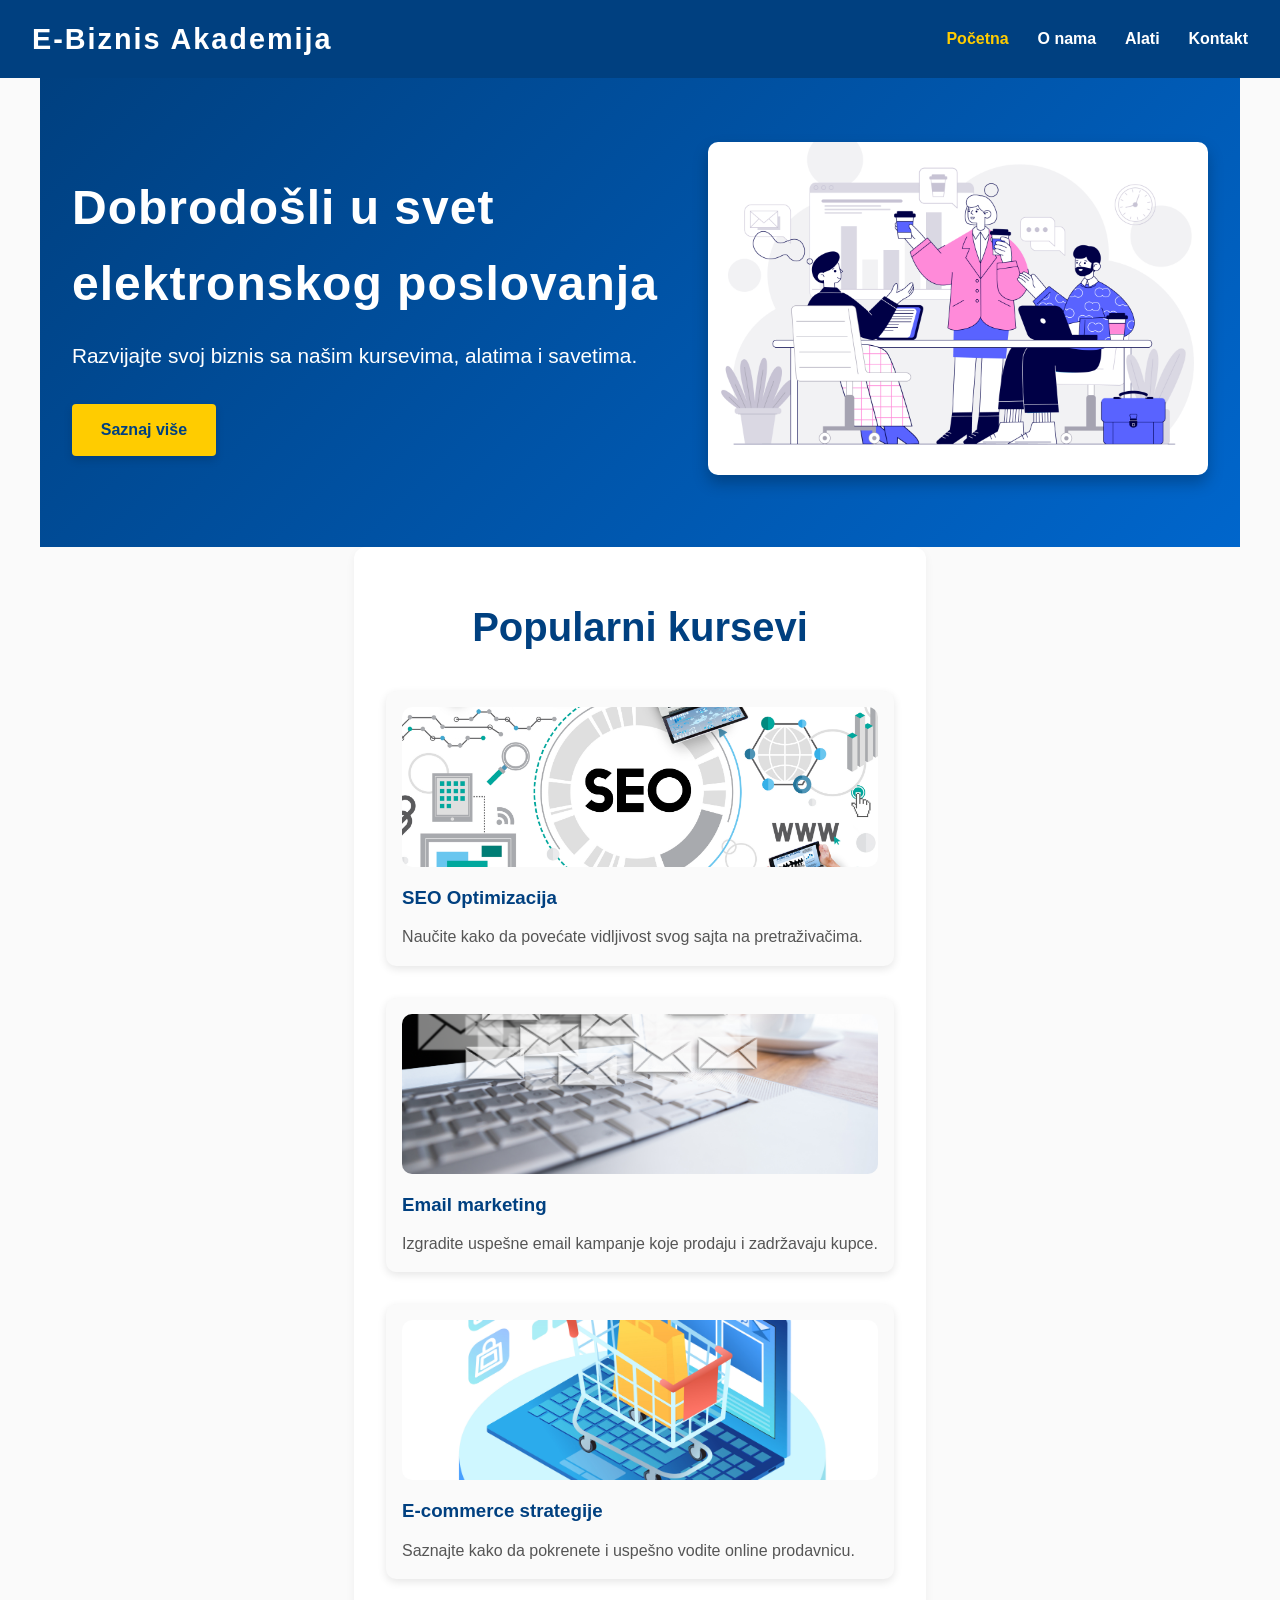
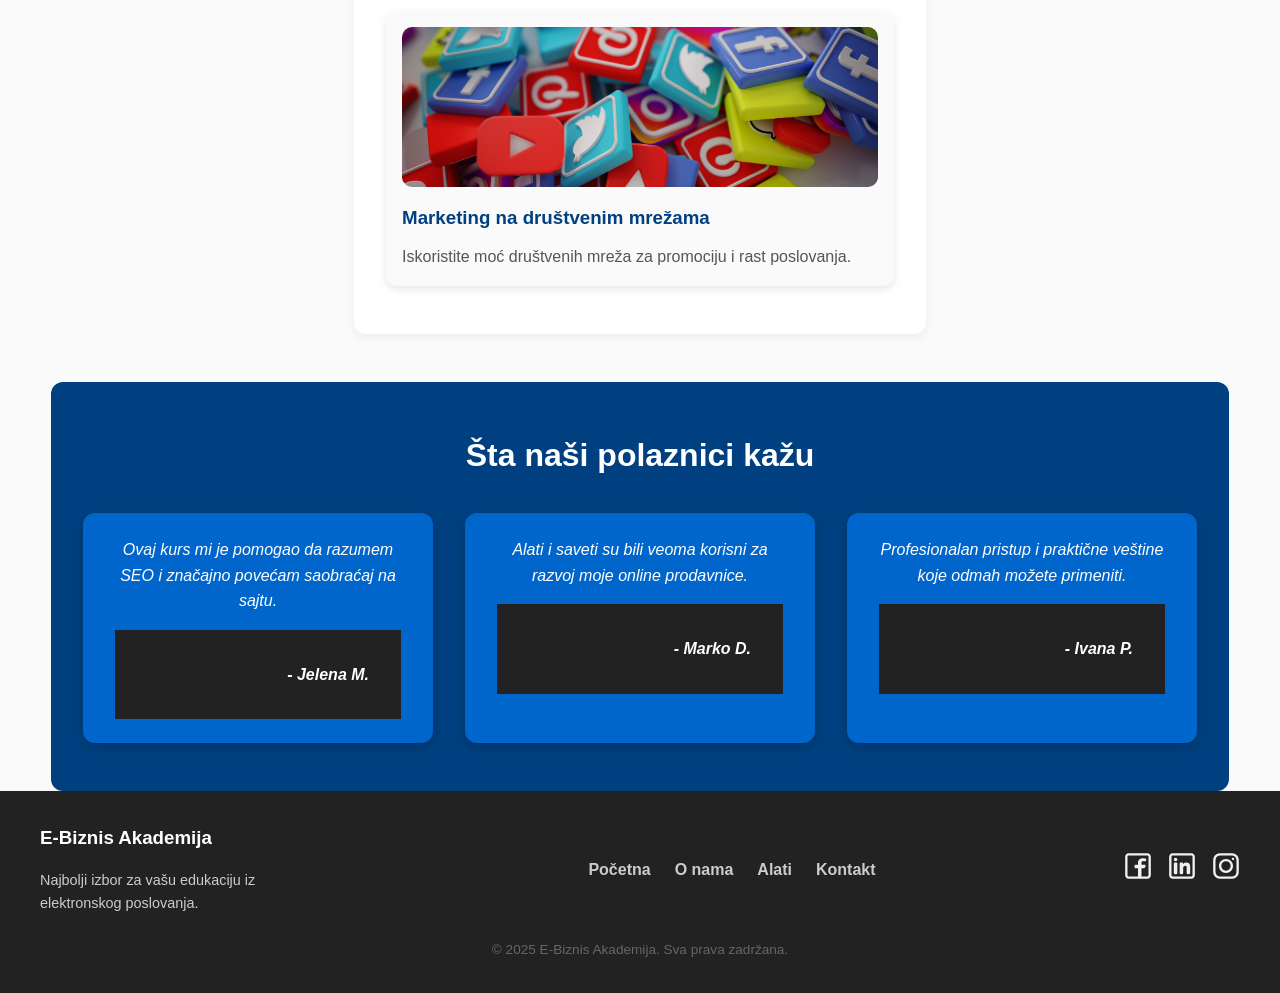
<file: index.html>
<!DOCTYPE html>
<html lang="sr">

<head>
    <meta charset="UTF-8" />
    <meta name="viewport" content="width=device-width, initial-scale=1" />
    <title>E-Biznis Akademija | Početna</title>
    <meta name="description" content="Platforma za edukaciju iz elektronskog poslovanja, SEO, marketinga i e-commerce." />
    <meta name="keywords" content="elektronsko poslovanje, e-biznis, SEO, marketing, online kursevi" />
    <meta name="author" content="E-Biznis Akademija" />
    <link rel="stylesheet" href="css/style.css" />
</head>

<body>
    <header>
        <div class="logo">E-Biznis Akademija</div>
        <nav class="main-nav" id="mainNav">
            <a href="index.html" class="active">Početna</a>
            <a href="about.html">O nama</a>
            <a href="tools.html">Alati</a>
            <a href="contact.html">Kontakt</a>
        </nav>
        <button class="burger" aria-label="Meni" aria-expanded="false" aria-controls="mainNav" onclick="toggleMenu()">
      <span></span><span></span><span></span>
    </button>
    </header>

    <section class="hero">
        <div class="hero-text">
            <h1>Dobrodošli u svet elektronskog poslovanja</h1>
            <p>Razvijajte svoj biznis sa našim kursevima, alatima i savetima.</p>
            <a href="about.html" class="btn-primary">Saznaj više</a>
        </div>
        <div class="hero-image">
            <img src="images/hero-business.jpg" alt="Ilustracija elektronskog poslovanja" />
        </div>
    </section>

    <section class="courses">
        <h2>Popularni kursevi</h2>
        <div class="courses-grid">
            <article class="course-card">
                <img src="images/seo-course.jpg" alt="SEO kurs" />
                <h3>SEO Optimizacija</h3>
                <p>Naučite kako da povećate vidljivost svog sajta na pretraživačima.</p>
            </article>
            <article class="course-card">
                <img src="images/email-marketing.jpg" alt="Email marketing" />
                <h3>Email marketing</h3>
                <p>Izgradite uspešne email kampanje koje prodaju i zadržavaju kupce.</p>
            </article>
            <article class="course-card">
                <img src="images/ecommerce.jpg" alt="E-commerce" />
                <h3>E-commerce strategije</h3>
                <p>Saznajte kako da pokrenete i uspešno vodite online prodavnicu.</p>
            </article>
            <article class="course-card">
                <img src="images/social-media.jpg" alt="Društvene mreže" />
                <h3>Marketing na društvenim mrežama</h3>
                <p>Iskoristite moć društvenih mreža za promociju i rast poslovanja.</p>
            </article>
        </div>
    </section>

    <section class="testimonials">
        <h2>Šta naši polaznici kažu</h2>
        <div class="testimonial-cards">
            <blockquote>
                <p>Ovaj kurs mi je pomogao da razumem SEO i značajno povećam saobraćaj na sajtu.</p>
                <footer>- Jelena M.</footer>
            </blockquote>
            <blockquote>
                <p>Alati i saveti su bili veoma korisni za razvoj moje online prodavnice.</p>
                <footer>- Marko D.</footer>
            </blockquote>
            <blockquote>
                <p>Profesionalan pristup i praktične veštine koje odmah možete primeniti.</p>
                <footer>- Ivana P.</footer>
            </blockquote>
        </div>
    </section>

    <footer>
        <div class="footer-container">
            <div class="footer-about">
                <h3>E-Biznis Akademija</h3>
                <p>Najbolji izbor za vašu edukaciju iz elektronskog poslovanja.</p>
            </div>
            <nav class="footer-nav">
                <a href="index.html">Početna</a>
                <a href="about.html">O nama</a>
                <a href="tools.html">Alati</a>
                <a href="contact.html">Kontakt</a>
            </nav>
            <div class="footer-social">
                <a href="#" aria-label="Facebook"><img src="images/facebook.svg" alt="Facebook" /></a>
                <a href="#" aria-label="LinkedIn"><img src="images/linkedin.svg" alt="LinkedIn" /></a>
                <a href="#" aria-label="Instagram"><img src="images/instagram.svg" alt="Instagram" /></a>
            </div>
        </div>
        <p class="copyright">&copy; 2025 E-Biznis Akademija. Sva prava zadržana.</p>
    </footer>

    <script>
        function toggleMenu() {
            const nav = document.getElementById('mainNav');
            const burger = document.querySelector('.burger');
            nav.classList.toggle('open');
            const expanded = burger.getAttribute('aria-expanded') === 'true';
            burger.setAttribute('aria-expanded', !expanded);
        }
    </script>
</body>

</html>
</file>
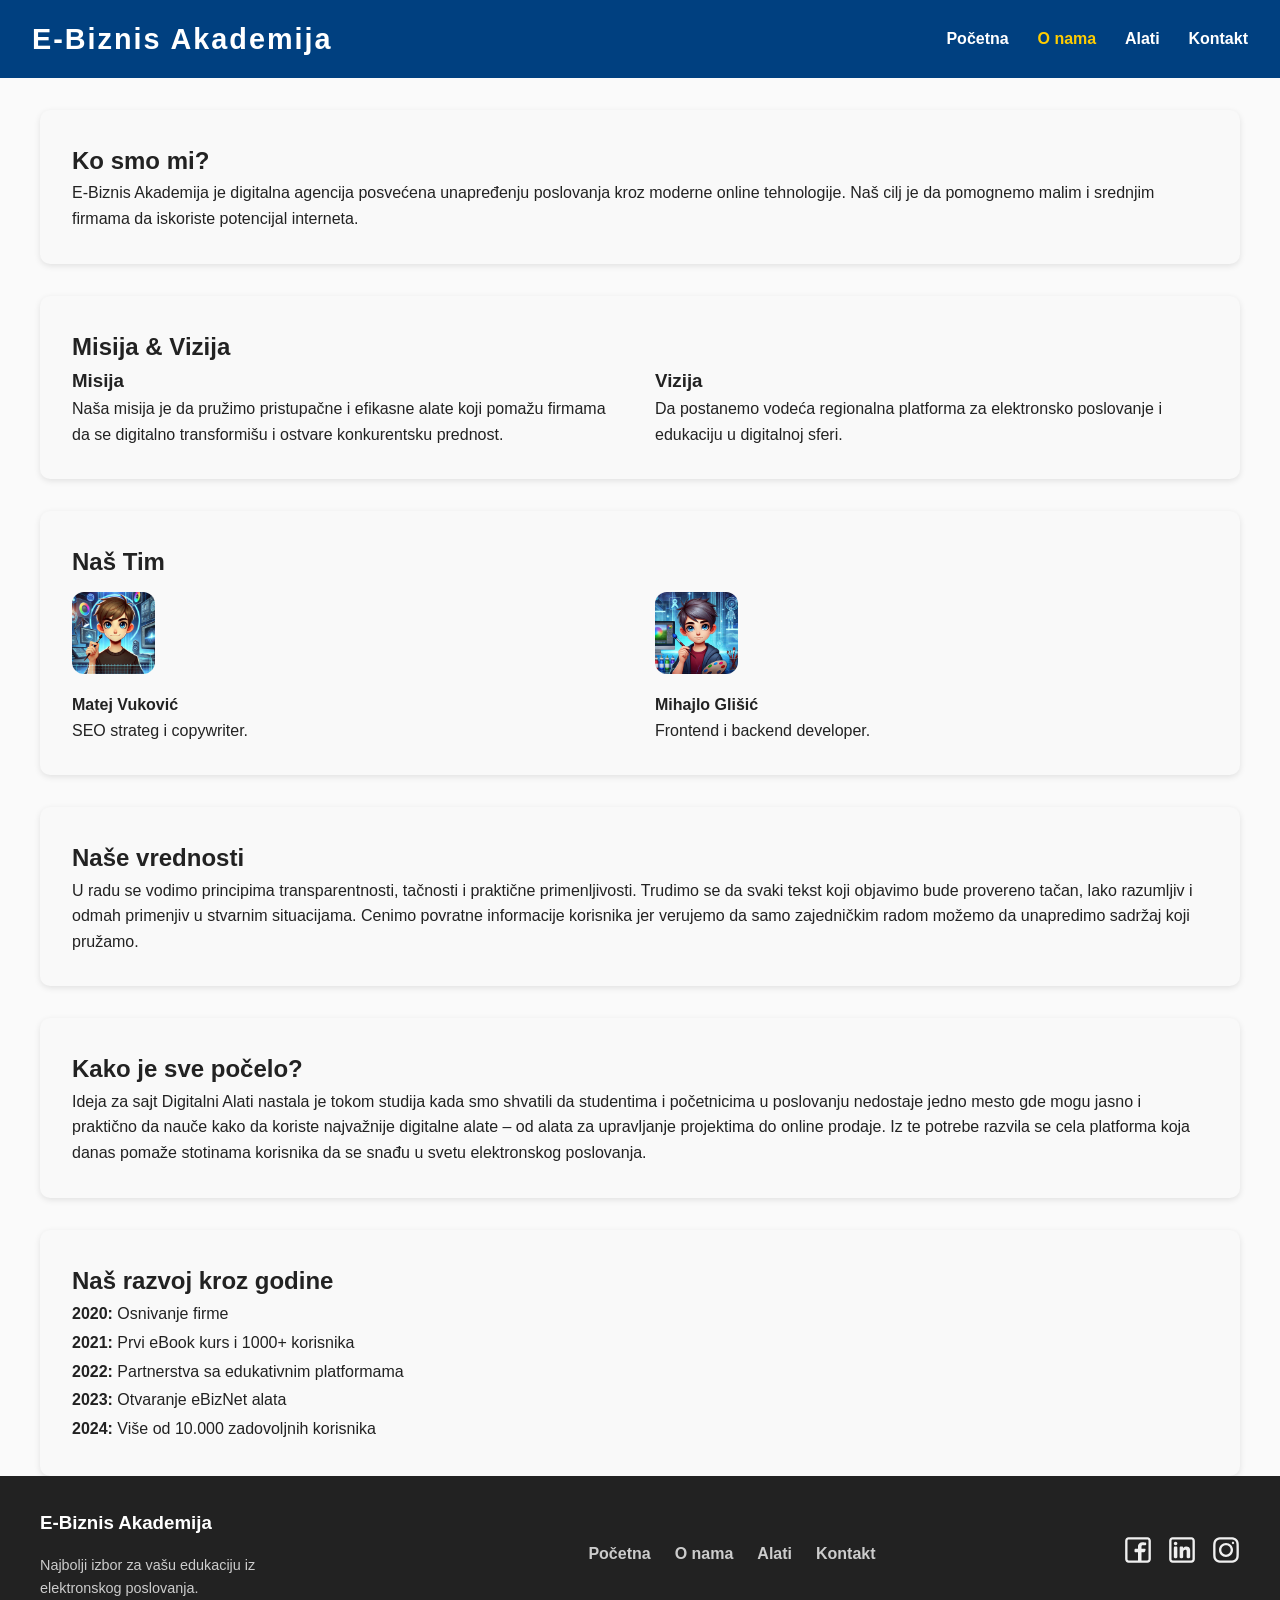
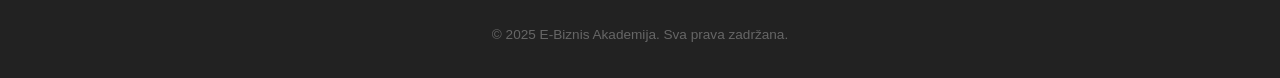
<file: about.html>
<!DOCTYPE html>
<html lang="sr">

<head>
    <meta charset="UTF-8" />
    <meta name="viewport" content="width=device-width, initial-scale=1" />
    <title>O nama | E-Biznis Akademija</title>
    <meta name="description" content="Saznajte više o našem timu i misiji E-Biznis Akademije." />
    <meta name="keywords" content="o nama, tim, misija, elektronsko poslovanje" />
    <meta name="author" content="E-Biznis Akademija" />
    <link rel="stylesheet" href="css/style.css" />
</head>

<body>
    <header>
        <div class="logo">E-Biznis Akademija</div>
        <nav class="main-nav" id="mainNav">
            <a href="index.html">Početna</a>
            <a href="about.html" class="active">O nama</a>
            <a href="tools.html">Alati</a>
            <a href="contact.html">Kontakt</a>
        </nav>
        <button class="burger" aria-label="Meni" aria-expanded="false" aria-controls="mainNav" onclick="toggleMenu()">
      <span></span><span></span><span></span>
    </button>
    </header>

    <main class="about-page">
        <section class="about-hero">
            <h1>Ko smo mi?</h1>
            <p>E-Biznis Akademija je digitalna agencija posvećena unapređenju poslovanja kroz moderne online tehnologije. Naš cilj je da pomognemo malim i srednjim firmama da iskoriste potencijal interneta.</p>
        </section>

        <section class="mission-vision">
            <h2>Misija & Vizija</h2>
            <div class="grid-two">
                <div class="box fade-in">
                    <h3>Misija</h3>
                    <p>Naša misija je da pružimo pristupačne i efikasne alate koji pomažu firmama da se digitalno transformišu i ostvare konkurentsku prednost.</p>
                </div>
                <div class="box fade-in delay">
                    <h3>Vizija</h3>
                    <p>Da postanemo vodeća regionalna platforma za elektronsko poslovanje i edukaciju u digitalnoj sferi.</p>
                </div>
            </div>
        </section>

        <section class="our-team">
            <h2>Naš Tim</h2>
            <div class="grid-two">
                <div class="team-card scale-hover">
                    <img src="images/matej.jpg" alt="Matej - SEO stručnjak">
                    <h4>Matej Vuković</h4>
                    <p>SEO strateg i copywriter.</p>
                </div>
                <div class="team-card scale-hover">
                    <img src="images/mihajlo.jpg" alt="Mihajlo - Programer">
                    <h4>Mihajlo Glišić</h4>
                    <p>Frontend i backend developer.</p>
                </div>
            </div>
        </section>

        <section class="values-section">
            <h2>Naše vrednosti</h2>
            <p>
                U radu se vodimo principima transparentnosti, tačnosti i praktične primenljivosti. Trudimo se da svaki tekst koji objavimo bude provereno tačan, lako razumljiv i odmah primenjiv u stvarnim situacijama. Cenimo povratne informacije korisnika jer verujemo
                da samo zajedničkim radom možemo da unapredimo sadržaj koji pružamo.
            </p>
        </section>

        <section class="history-section">
            <h2>Kako je sve počelo?</h2>
            <p>
                Ideja za sajt Digitalni Alati nastala je tokom studija kada smo shvatili da studentima i početnicima u poslovanju nedostaje jedno mesto gde mogu jasno i praktično da nauče kako da koriste najvažnije digitalne alate – od alata za upravljanje projektima
                do online prodaje. Iz te potrebe razvila se cela platforma koja danas pomaže stotinama korisnika da se snađu u svetu elektronskog poslovanja.
            </p>
        </section>

        <section class="timeline">
            <h2>Naš razvoj kroz godine</h2>
            <ul class="timeline-list">
                <li><strong>2020:</strong> Osnivanje firme</li>
                <li><strong>2021:</strong> Prvi eBook kurs i 1000+ korisnika</li>
                <li><strong>2022:</strong> Partnerstva sa edukativnim platformama</li>
                <li><strong>2023:</strong> Otvaranje eBizNet alata</li>
                <li><strong>2024:</strong> Više od 10.000 zadovoljnih korisnika</li>
            </ul>
        </section>
    </main>

    <footer>
        <div class="footer-container">
            <div class="footer-about">
                <h3>E-Biznis Akademija</h3>
                <p>Najbolji izbor za vašu edukaciju iz elektronskog poslovanja.</p>
            </div>
            <nav class="footer-nav">
                <a href="index.html">Početna</a>
                <a href="about.html">O nama</a>
                <a href="tools.html">Alati</a>
                <a href="contact.html">Kontakt</a>
            </nav>
            <div class="footer-social">
                <a href="#" aria-label="Facebook"><img src="images/facebook.svg" alt="Facebook" /></a>
                <a href="#" aria-label="LinkedIn"><img src="images/linkedin.svg" alt="LinkedIn" /></a>
                <a href="#" aria-label="Instagram"><img src="images/instagram.svg" alt="Instagram" /></a>
            </div>
        </div>
        <p class="copyright">&copy; 2025 E-Biznis Akademija. Sva prava zadržana.</p>
    </footer>

    <script>
        function toggleMenu() {
            const nav = document.getElementById('mainNav');
            const burger = document.querySelector('.burger');
            nav.classList.toggle('open');
            const expanded = burger.getAttribute('aria-expanded') === 'true';
            burger.setAttribute('aria-expanded', !expanded);
        }
    </script>
</body>

</html>
</file>
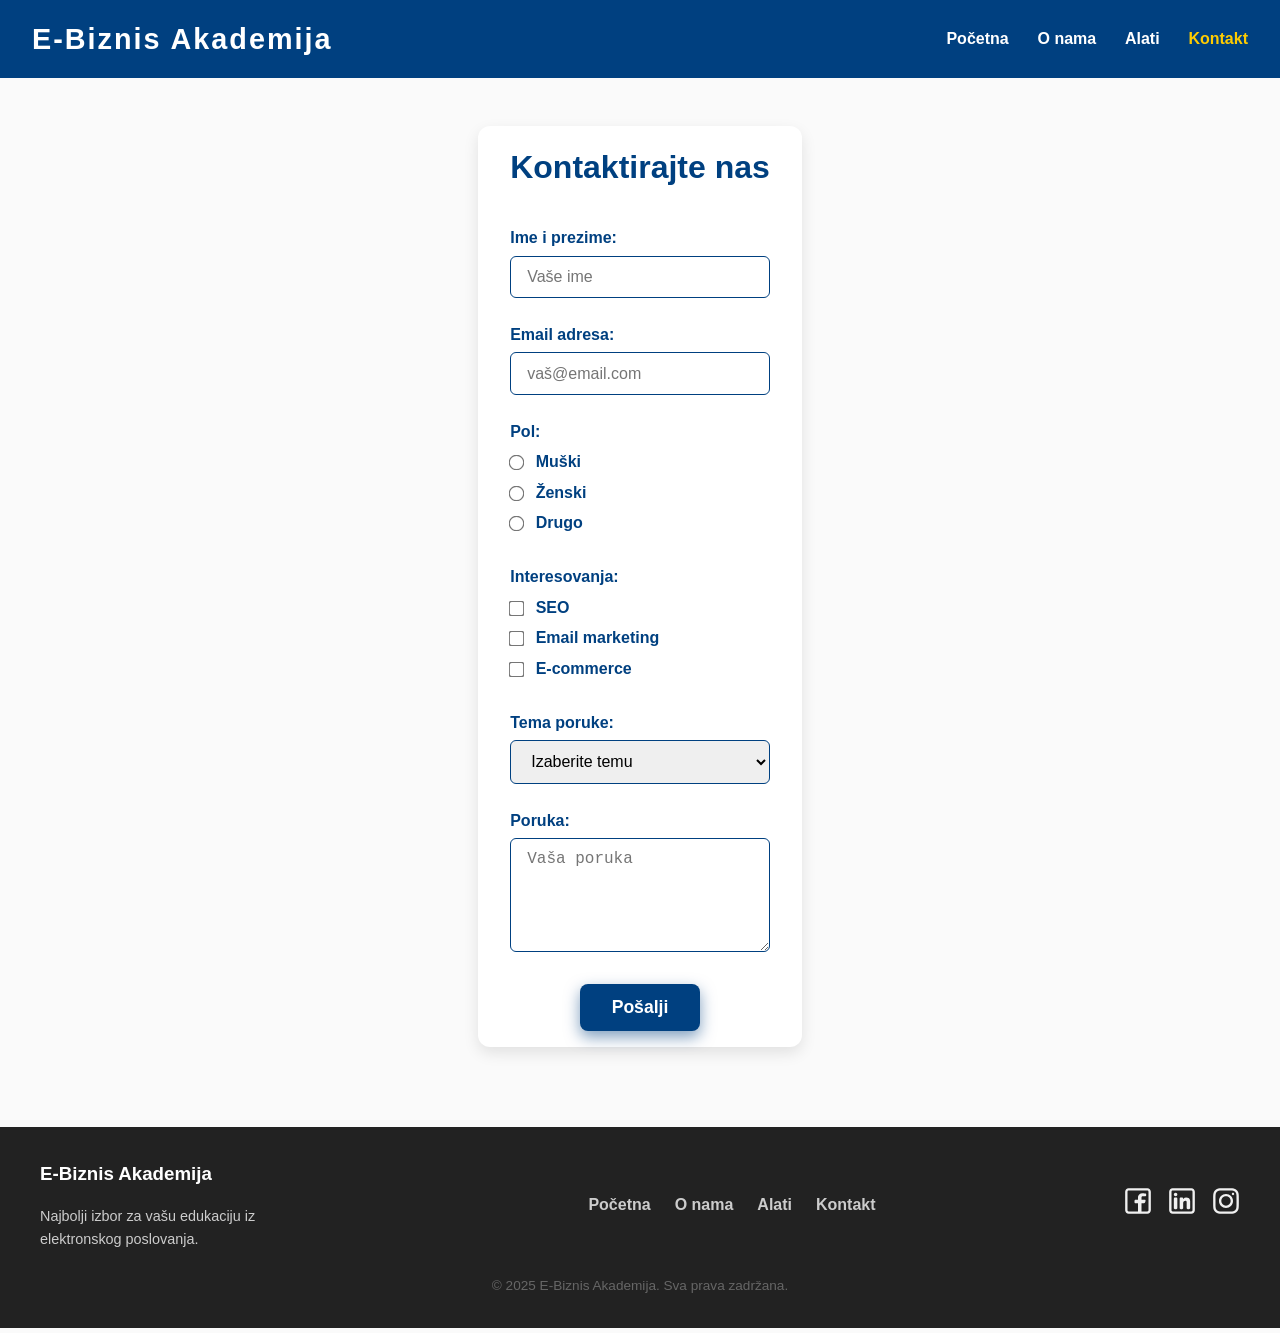
<file: contact.html>
<!DOCTYPE html>
<html lang="sr">

<head>
    <meta charset="UTF-8" />
    <meta name="viewport" content="width=device-width, initial-scale=1" />
    <title>Kontakt | E-Biznis Akademija</title>
    <meta name="description" content="Kontaktirajte nas putem kontakt forme ili newslettera." />
    <meta name="keywords" content="kontakt, email, newsletter, pitanja" />
    <meta name="author" content="E-Biznis Akademija" />
    <link rel="stylesheet" href="css/style.css" />
</head>

<body>
    <header>
        <div class="logo">E-Biznis Akademija</div>
        <nav class="main-nav" id="mainNav">
            <a href="index.html">Početna</a>
            <a href="about.html">O nama</a>
            <a href="tools.html">Alati</a>
            <a href="contact.html" class="active">Kontakt</a>
        </nav>
        <button class="burger" aria-label="Meni" aria-expanded="false" aria-controls="mainNav" onclick="toggleMenu()">
      <span></span><span></span><span></span>
    </button>
    </header>

    <main class="contact-page">
        <h1>Kontaktirajte nas</h1>
        <form class="contact-form" action="#" method="POST" novalidate>
            <label for="name">Ime i prezime:</label>
            <input type="text" id="name" name="name" placeholder="Vaše ime" required />

            <label for="email">Email adresa:</label>
            <input type="email" id="email" name="email" placeholder="vaš@email.com" required />

            <fieldset>
                <legend>Pol:</legend>
                <label><input type="radio" name="gender" value="muški" required /> Muški</label>
                <label><input type="radio" name="gender" value="ženski" /> Ženski</label>
                <label><input type="radio" name="gender" value="drugo" /> Drugo</label>
            </fieldset>

            <fieldset>
                <legend>Interesovanja:</legend>
                <label><input type="checkbox" name="interest" value="SEO" /> SEO</label>
                <label><input type="checkbox" name="interest" value="Email marketing" /> Email marketing</label>
                <label><input type="checkbox" name="interest" value="E-commerce" /> E-commerce</label>
            </fieldset>

            <label for="subject">Tema poruke:</label>
            <select id="subject" name="subject" required>
        <option value="" disabled selected>Izaberite temu</option>
        <option value="pitanje">Pitanje</option>
        <option value="sugestija">Sugestija</option>
        <option value="zahteva_kurs">Zahtev za kurs</option>
      </select>

            <label for="message">Poruka:</label>
            <textarea id="message" name="message" rows="5" placeholder="Vaša poruka"></textarea>

            <button type="submit">Pošalji</button>
        </form>
    </main>

    <footer>
        <div class="footer-container">
            <div class="footer-about">
                <h3>E-Biznis Akademija</h3>
                <p>Najbolji izbor za vašu edukaciju iz elektronskog poslovanja.</p>
            </div>
            <nav class="footer-nav">
                <a href="index.html">Početna</a>
                <a href="about.html">O nama</a>
                <a href="tools.html">Alati</a>
                <a href="contact.html">Kontakt</a>
            </nav>
            <div class="footer-social">
                <a href="#" aria-label="Facebook"><img src="images/facebook.svg" alt="Facebook" /></a>
                <a href="#" aria-label="LinkedIn"><img src="images/linkedin.svg" alt="LinkedIn" /></a>
                <a href="#" aria-label="Instagram"><img src="images/instagram.svg" alt="Instagram" /></a>
            </div>
        </div>
        <p class="copyright">&copy; 2025 E-Biznis Akademija. Sva prava zadržana.</p>
    </footer>

    <script>
        function toggleMenu() {
            const nav = document.getElementById('mainNav');
            const burger = document.querySelector('.burger');
            nav.classList.toggle('open');
            const expanded = burger.getAttribute('aria-expanded') === 'true';
            burger.setAttribute('aria-expanded', !expanded);
        }
    </script>
</body>

</html>
</file>
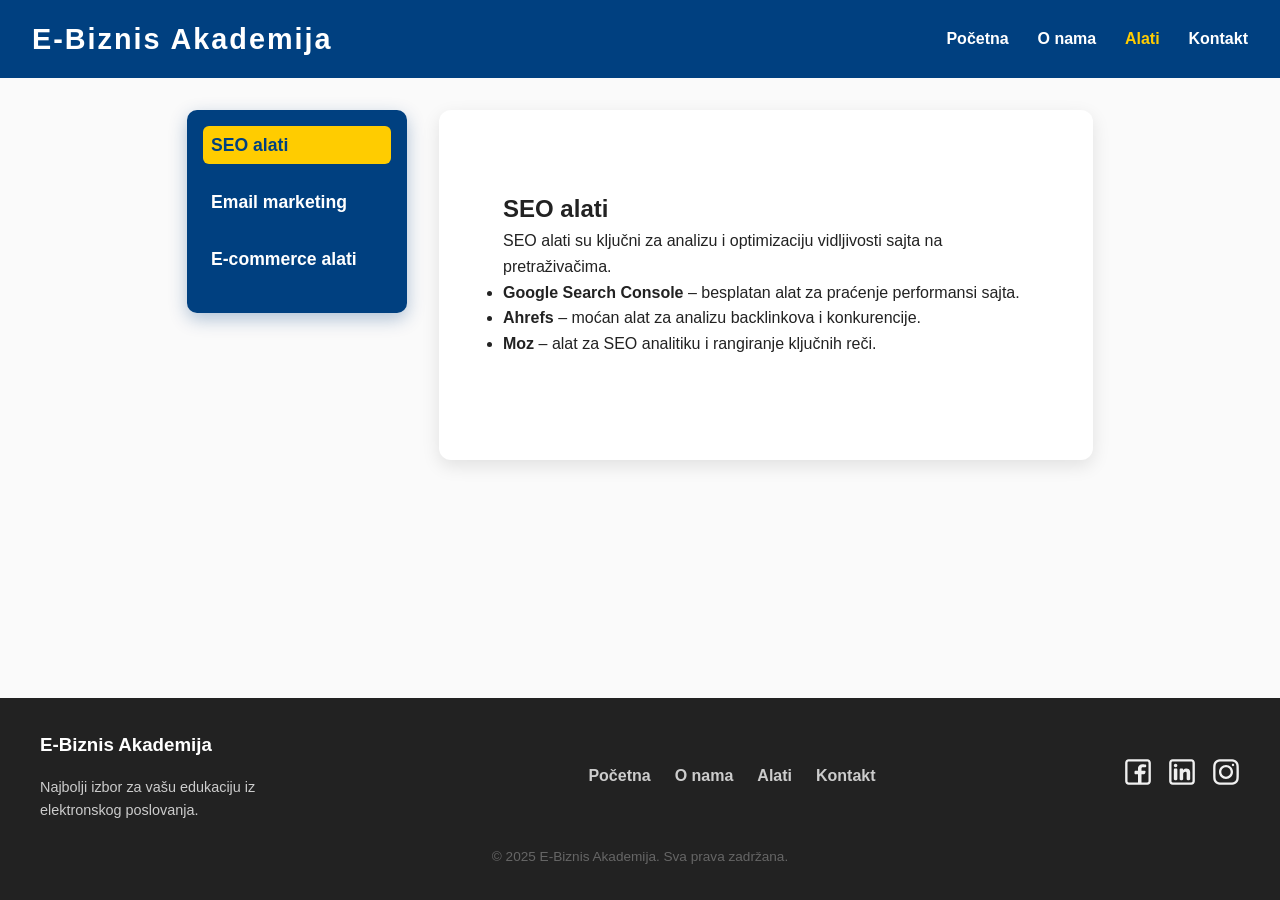
<file: tools.html>
<!DOCTYPE html>
<html lang="sr">

<head>
    <meta charset="UTF-8" />
    <meta name="viewport" content="width=device-width, initial-scale=1" />
    <title>Alati | E-Biznis Akademija</title>
    <meta name="description" content="Najbolji alati za SEO, email marketing i e-commerce." />
    <meta name="keywords" content="SEO alati, email marketing alati, e-commerce alati" />
    <meta name="author" content="E-Biznis Akademija" />
    <link rel="stylesheet" href="css/style.css" />
</head>

<body>
    <header>
        <div class="logo">E-Biznis Akademija</div>
        <nav class="main-nav" id="mainNav">
            <a href="index.html">Početna</a>
            <a href="about.html">O nama</a>
            <a href="tools.html" class="active">Alati</a>
            <a href="contact.html">Kontakt</a>
        </nav>
        <button class="burger" aria-label="Meni" aria-expanded="false" aria-controls="mainNav" onclick="toggleMenu()">
      <span></span><span></span><span></span>
    </button>
    </header>

    <div class="tools-page">
        <aside class="sidemenu" id="sideMenu">
            <nav>
                <ul>
                    <li><a href="#seo" class="active" onclick="showSection(event)">SEO alati</a></li>
                    <li><a href="#email" onclick="showSection(event)">Email marketing</a></li>
                    <li><a href="#ecommerce" onclick="showSection(event)">E-commerce alati</a></li>
                </ul>
            </nav>
        </aside>

        <main class="tools-content">
            <section id="seo" class="tool-section active">
                <h1>SEO alati</h1>
                <p>SEO alati su ključni za analizu i optimizaciju vidljivosti sajta na pretraživačima.</p>
                <ul>
                    <li><strong>Google Search Console</strong> – besplatan alat za praćenje performansi sajta.</li>
                    <li><strong>Ahrefs</strong> – moćan alat za analizu backlinkova i konkurencije.</li>
                    <li><strong>Moz</strong> – alat za SEO analitiku i rangiranje ključnih reči.</li>
                </ul>
            </section>

            <section id="email" class="tool-section">
                <h1>Email marketing alati</h1>
                <p>Email marketing je jedan od najefikasnijih kanala za direktnu komunikaciju sa klijentima.</p>
                <ul>
                    <li><strong>Mailchimp</strong> – popularan servis za kreiranje i slanje email kampanja.</li>
                    <li><strong>GetResponse</strong> – alat sa naprednim funkcijama automatizacije.</li>
                    <li><strong>Sendinblue</strong> – sveobuhvatni alat za email i SMS marketing.</li>
                </ul>
            </section>

            <section id="ecommerce" class="tool-section">
                <h1>E-commerce alati</h1>
                <p>Ovi alati pomažu u postavljanju i upravljanju online prodavnicama.</p>
                <ul>
                    <li><strong>Shopify</strong> – platforma za kreiranje online prodavnica sa mnoštvom dodataka.</li>
                    <li><strong>WooCommerce</strong> – WordPress plugin za e-commerce funkcionalnosti.</li>
                    <li><strong>Magento</strong> – moćno rešenje za srednje i velike prodavnice.</li>
                </ul>
            </section>
        </main>
    </div>

    <footer>
        <div class="footer-container">
            <div class="footer-about">
                <h3>E-Biznis Akademija</h3>
                <p>Najbolji izbor za vašu edukaciju iz elektronskog poslovanja.</p>
            </div>
            <nav class="footer-nav">
                <a href="index.html">Početna</a>
                <a href="about.html">O nama</a>
                <a href="tools.html">Alati</a>
                <a href="contact.html">Kontakt</a>
            </nav>
            <div class="footer-social">
                <a href="#" aria-label="Facebook"><img src="images/facebook.svg" alt="Facebook" /></a>
                <a href="#" aria-label="LinkedIn"><img src="images/linkedin.svg" alt="LinkedIn" /></a>
                <a href="#" aria-label="Instagram"><img src="images/instagram.svg" alt="Instagram" /></a>
            </div>
        </div>
        <p class="copyright">&copy; 2025 E-Biznis Akademija. Sva prava zadržana.</p>
    </footer>

    <script>
        function toggleMenu() {
            const nav = document.getElementById('mainNav');
            const burger = document.querySelector('.burger');
            nav.classList.toggle('open');
            const expanded = burger.getAttribute('aria-expanded') === 'true';
            burger.setAttribute('aria-expanded', !expanded);
        }

        // Funkcija za prikaz sekcija na klik u sidemenu
        function showSection(event) {
            event.preventDefault();

            // Ukloni klasu active sa svih linkova
            document.querySelectorAll('.sidemenu a').forEach(a => a.classList.remove('active'));
            // Dodaj active kliknutom linku
            event.target.classList.add('active');

            // Sakrij sve sekcije
            document.querySelectorAll('.tool-section').forEach(sec => sec.classList.remove('active'));
            // Prikaži odabranu sekciju
            const id = event.target.getAttribute('href').substring(1);
            document.getElementById(id).classList.add('active');
        }
    </script>
</body>

</html>
</file>
<file: css/style.css>
* {
    margin: 0;
    padding: 0;
    box-sizing: border-box;
}

body {
    font-family: 'Segoe UI', Tahoma, Geneva, Verdana, sans-serif;
    background-color: #fafafa;
    color: #222;
    line-height: 1.6;
    min-height: 100vh;
    display: flex;
    flex-direction: column;
}

header {
    background-color: #004080;
    color: #fff;
    padding: 1rem 2rem;
    display: flex;
    justify-content: space-between;
    align-items: center;
    position: sticky;
    top: 0;
    z-index: 100;
}

.logo {
    font-size: 1.8rem;
    font-weight: 700;
    letter-spacing: 2px;
    user-select: none;
}

.main-nav {
    display: flex;
    gap: 1.8rem;
}

.main-nav a {
    color: white;
    text-decoration: none;
    font-weight: 600;
    font-size: 1rem;
    position: relative;
    transition: color 0.3s ease;
}

.main-nav a:hover,
.main-nav a.active {
    color: #ffcc00;
}

.burger {
    display: none;
    flex-direction: column;
    gap: 5px;
    background: none;
    border: none;
    cursor: pointer;
}

.burger span {
    display: block;
    width: 25px;
    height: 3px;
    background-color: white;
    border-radius: 3px;
    transition: all 0.3s ease;
}

.hero {
    display: flex;
    justify-content: space-between;
    align-items: center;
    background: linear-gradient(135deg, #004080, #0066cc);
    color: white;
    padding: 4rem 2rem;
    gap: 2rem;
    flex-wrap: wrap;
}

.hero-text {
    flex: 1 1 400px;
    animation: fadeInLeft 1s ease forwards;
}

.hero-text h1 {
    font-size: 3rem;
    margin-bottom: 1rem;
    letter-spacing: 1px;
}

.hero-text p {
    font-size: 1.3rem;
    margin-bottom: 2rem;
}

.btn-primary {
    background-color: #ffcc00;
    color: #004080;
    padding: 0.8rem 1.8rem;
    text-decoration: none;
    font-weight: 700;
    border-radius: 4px;
    transition: background-color 0.3s ease;
    display: inline-block;
    box-shadow: 0 4px 8px rgba(0, 0, 0, 0.15);
}

.btn-primary:hover {
    background-color: #e6b800;
}

.hero-image {
    flex: 1 1 400px;
    animation: fadeInRight 1s ease forwards;
    max-width: 500px;
}

.hero-image img {
    width: 100%;
    height: auto;
    border-radius: 10px;
    box-shadow: 0 8px 15px rgba(0, 0, 0, 0.25);
}

section {
    padding: 3rem 2rem;
    max-width: 1200px;
    margin: auto;
}

.courses {
    background-color: #fff;
    box-shadow: 0 4px 10px rgb(0 0 0 / 0.05);
    border-radius: 12px;
}

.courses h2 {
    text-align: center;
    font-size: 2.5rem;
    margin-bottom: 2rem;
    color: #004080;
    font-weight: 700;
}

.courses-grid {
    display: grid;
    grid-template-columns: repeat(auto-fit, minmax(260px, 1fr));
    gap: 2rem;
}

.course-card {
    background: #fafafa;
    border-radius: 10px;
    padding: 1rem;
    box-shadow: 0 3px 8px rgb(0 0 0 / 0.1);
    display: flex;
    flex-direction: column;
    transition: transform 0.3s ease;
    cursor: pointer;
}

.course-card:hover {
    transform: translateY(-10px);
}

.course-card img {
    border-radius: 10px;
    max-height: 160px;
    object-fit: cover;
    margin-bottom: 1rem;
}

.course-card h3 {
    color: #004080;
    margin-bottom: 0.7rem;
}

.course-card p {
    flex-grow: 1;
    font-size: 1rem;
    color: #555;
}

.testimonials {
    background-color: #004080;
    color: white;
    text-align: center;
    padding: 3rem 2rem;
    border-radius: 12px;
    margin-top: 3rem;
}

.testimonials h2 {
    font-size: 2rem;
    margin-bottom: 2rem;
    font-weight: 700;
}

.testimonial-cards {
    display: flex;
    gap: 2rem;
    flex-wrap: wrap;
    justify-content: center;
}

.testimonial-cards blockquote {
    background: #0066cc;
    border-radius: 12px;
    padding: 1.5rem 2rem;
    max-width: 350px;
    font-style: italic;
    box-shadow: 0 4px 12px rgb(0 0 0 / 0.2);
    position: relative;
    transition: background-color 0.3s ease;
}

.testimonial-cards blockquote:hover {
    background: #005bb5;
}

.testimonial-cards blockquote footer {
    margin-top: 1rem;
    font-weight: 700;
    text-align: right;
}

footer {
    background-color: #222;
    color: white;
    padding: 2rem;
    margin-top: auto;
    user-select: none;
}

.footer-container {
    max-width: 1200px;
    margin: auto;
    display: flex;
    justify-content: space-between;
    flex-wrap: wrap;
    gap: 2rem;
    align-items: center;
}

.footer-about h3 {
    margin-bottom: 1rem;
}

.footer-about p {
    max-width: 300px;
    font-size: 0.9rem;
    color: #ccc;
}

.footer-nav {
    display: flex;
    gap: 1.5rem;
    flex-wrap: wrap;
}

.footer-nav a {
    color: #ccc;
    text-decoration: none;
    font-weight: 600;
    transition: color 0.3s ease;
}

.footer-nav a:hover {
    color: #ffcc00;
}

.footer-social a img {
    width: 28px;
    filter: invert(1);
    transition: filter 0.3s ease;
}

.footer-social a:hover img {
    filter: invert(0.6) sepia(1) saturate(10) hue-rotate(30deg);
}

.footer-social {
    display: flex;
    gap: 1rem;
}

footer p.copyright {
    text-align: center;
    margin-top: 1.5rem;
    font-size: 0.85rem;
    color: #666;
}

.tools-page {
    display: flex;
    max-width: 1200px;
    margin: 2rem auto;
    gap: 2rem;
}

.sidemenu {
    flex: 0 0 220px;
    background: #004080;
    color: white;
    border-radius: 10px;
    padding: 1rem;
    height: fit-content;
    box-shadow: 0 6px 18px rgb(0 64 128 / 0.3);
}

.sidemenu nav ul {
    list-style: none;
}

.sidemenu nav ul li {
    margin-bottom: 1.2rem;
}

.sidemenu nav ul li a {
    color: white;
    font-weight: 600;
    text-decoration: none;
    font-size: 1.1rem;
    padding: 0.3rem 0.5rem;
    display: block;
    border-radius: 6px;
    transition: background-color 0.3s ease;
}

.sidemenu nav ul li a.active,
.sidemenu nav ul li a:hover {
    background-color: #ffcc00;
    color: #004080;
}

.tools-content {
    flex-grow: 1;
    background: #fff;
    padding: 2rem;
    border-radius: 12px;
    box-shadow: 0 6px 18px rgb(0 0 0 / 0.1);
    min-height: 350px;
}

.tool-section {
    display: none;
    animation: fadeIn 0.5s ease forwards;
}

.tool-section.active {
    display: block;
}

.contact-page {
    max-width: 600px;
    margin: 3rem auto 5rem;
    padding: 1rem 2rem;
    background: white;
    border-radius: 12px;
    box-shadow: 0 6px 15px rgb(0 0 0 / 0.1);
}

.contact-page h1 {
    color: #004080;
    margin-bottom: 2rem;
    font-weight: 700;
    font-size: 2rem;
    text-align: center;
}

.contact-form label,
.contact-form legend {
    display: block;
    font-weight: 600;
    margin-bottom: 0.3rem;
    color: #004080;
}

.contact-form input[type="text"],
.contact-form input[type="email"],
.contact-form select,
.contact-form textarea {
    width: 100%;
    padding: 0.7rem 1rem;
    margin-bottom: 1.5rem;
    border: 1px solid #004080;
    border-radius: 6px;
    font-size: 1rem;
    transition: border-color 0.3s ease;
}

.contact-form input[type="text"]:focus,
.contact-form input[type="email"]:focus,
.contact-form select:focus,
.contact-form textarea:focus {
    outline: none;
    border-color: #ffcc00;
    box-shadow: 0 0 5px #ffcc00;
}

.contact-form fieldset {
    border: none;
    margin-bottom: 1.5rem;
    padding-left: 0;
}

.contact-form label>input[type="radio"],
.contact-form label>input[type="checkbox"] {
    margin-right: 0.5rem;
    transform: scale(1.2);
    vertical-align: middle;
}

.contact-form button {
    background-color: #004080;
    color: white;
    padding: 0.8rem 2rem;
    font-size: 1.1rem;
    font-weight: 700;
    border: none;
    border-radius: 8px;
    cursor: pointer;
    transition: background-color 0.3s ease;
    display: block;
    margin: auto;
    box-shadow: 0 6px 15px rgb(0 64 128 / 0.5);
}

.contact-form button:hover {
    background-color: #002a5c;
}

.about-hero,
.mission-vision,
.our-team,
.timeline {
    padding: 60px 20px;
    max-width: 1200px;
    margin: auto;
}

.grid-two {
    display: grid;
    grid-template-columns: repeat(auto-fit, minmax(280px, 1fr));
    gap: 30px;
}

.team-card img {
    width: 15%;
    border-radius: 12px;
    margin-top: 10px;
    margin-bottom: 10px;
}

.timeline-list {
    list-style: none;
    padding-left: 0;
    line-height: 1.8em;
}

.fade-in.delay {
    animation-delay: 0.5s;
}

.scale-hover {
    transition: transform 0.3s ease;
}

.scale-hover:hover {
    transform: scale(1.05);
}

.about-hero,
.mission-vision,
.our-team,
.values-section,
.history-section,
.timeline {
    padding: 2rem;
    background-color: #f9f9f9;
    margin-top: 2rem;
    border-radius: 10px;
    box-shadow: 0 2px 6px rgba(0, 0, 0, 0.1);
}

@keyframes fadeInLeft {
    from {
        opacity: 0;
        transform: translateX(-40px);
    }
    to {
        opacity: 1;
        transform: translateX(0);
    }
}

@keyframes fadeInRight {
    from {
        opacity: 0;
        transform: translateX(40px);
    }
    to {
        opacity: 1;
        transform: translateX(0);
    }
}

@keyframes fadeIn {
    from {
        opacity: 0;
    }
    to {
        opacity: 1;
    }
}

@media (max-width: 1024px) {
    .hero {
        flex-direction: column;
    }
    .hero-image,
    .hero-text {
        flex: unset;
        width: 100%;
        max-width: 600px;
        margin: auto;
    }
    .tools-page {
        flex-direction: column;
    }
    .sidemenu {
        width: 100%;
        order: 2;
        margin-top: 1rem;
    }
    .tools-content {
        order: 1;
    }
}

@media (max-width: 768px) {
    .main-nav {
        position: absolute;
        top: 64px;
        right: 0;
        background-color: #004080;
        flex-direction: column;
        width: 200px;
        padding: 1rem;
        border-radius: 0 0 0 10px;
        display: none;
        z-index: 200;
    }
    .main-nav.open {
        display: flex;
    }
    .burger {
        display: flex;
    }
    .tools-page {
        padding: 0 1rem;
    }
}
</file>
